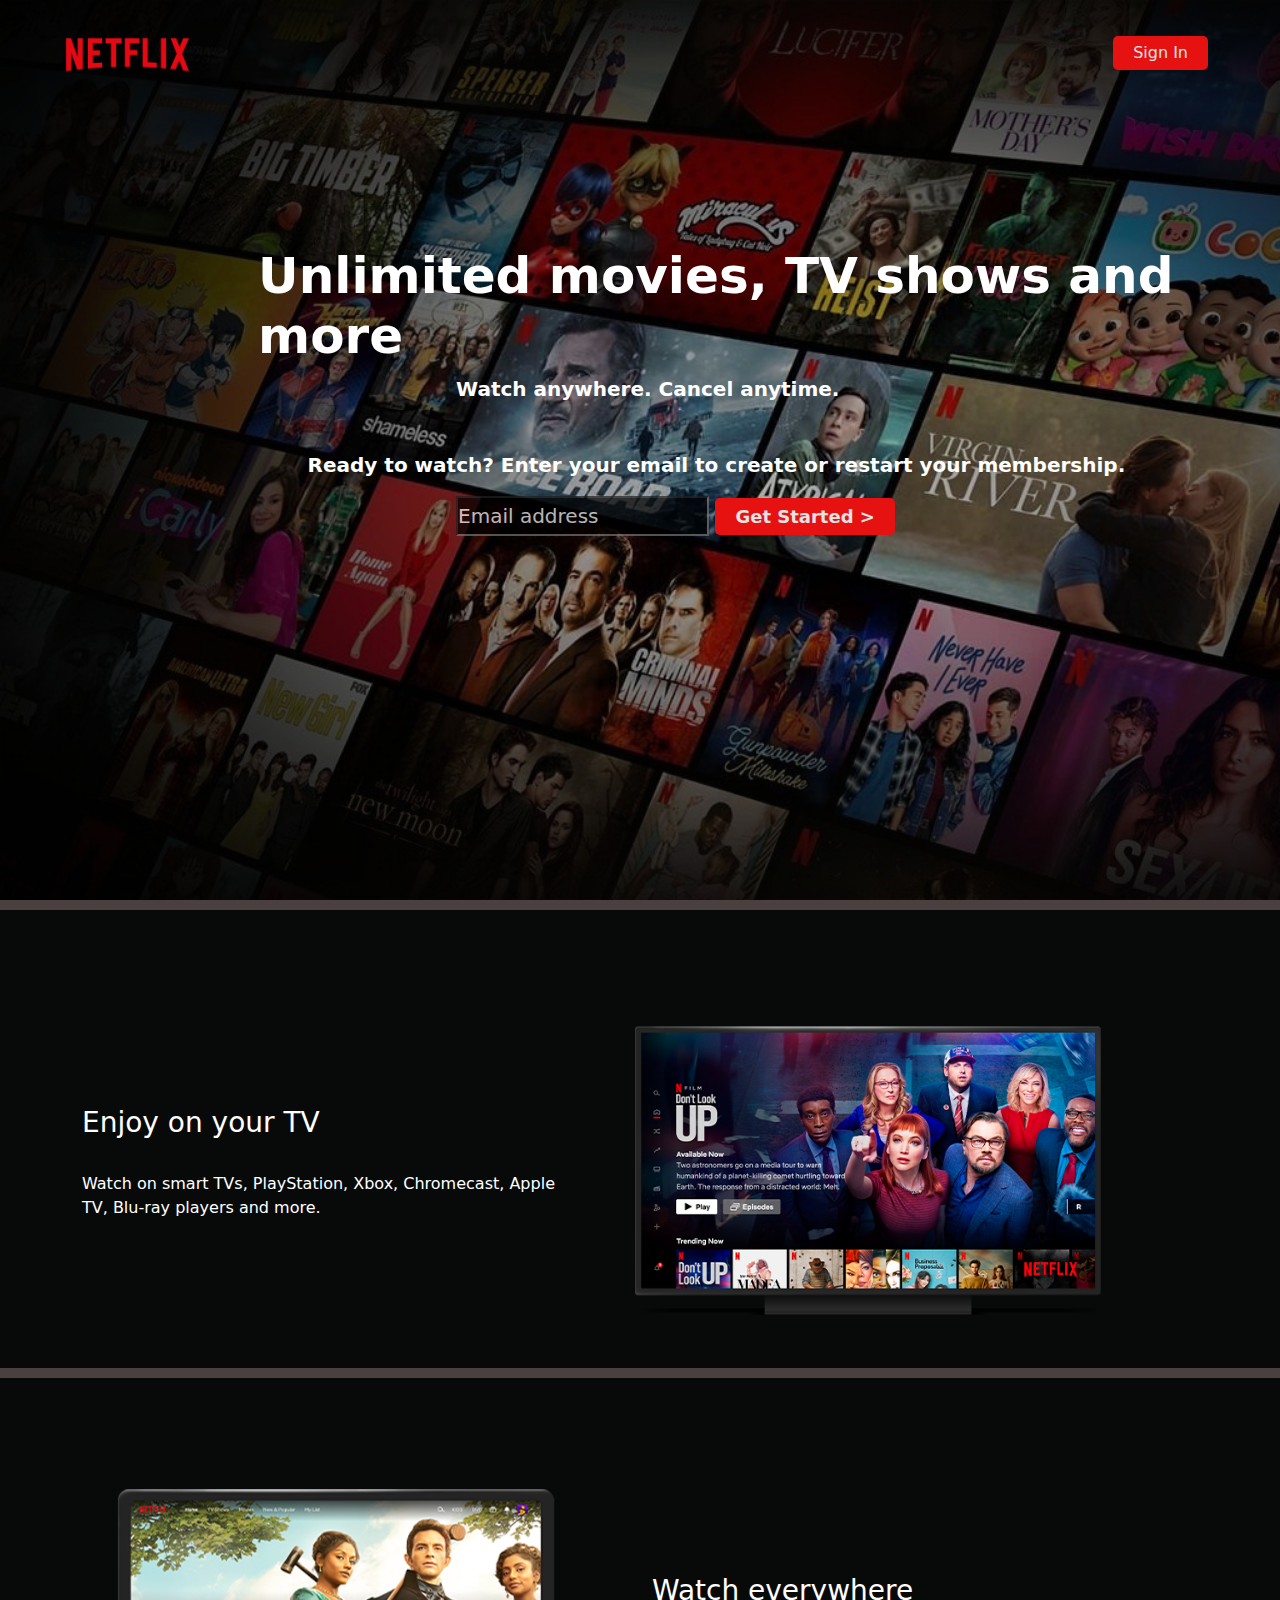
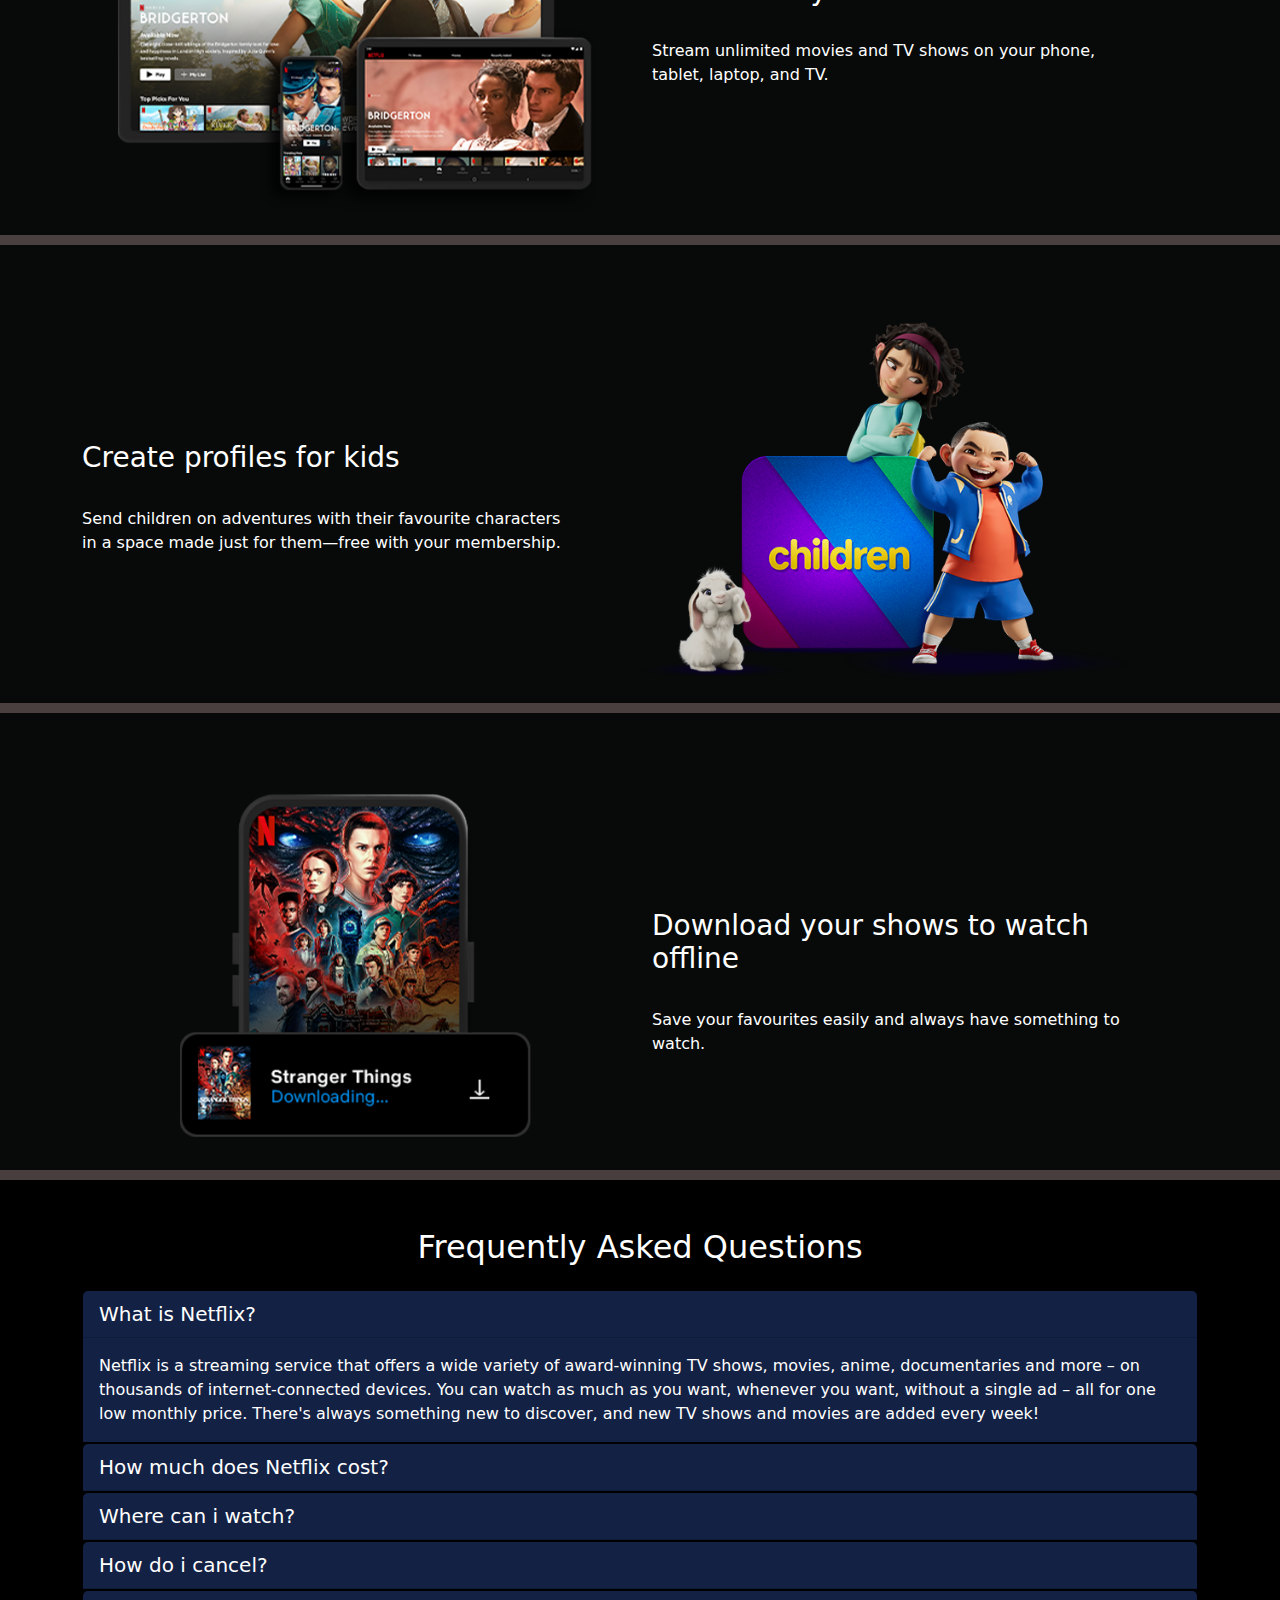
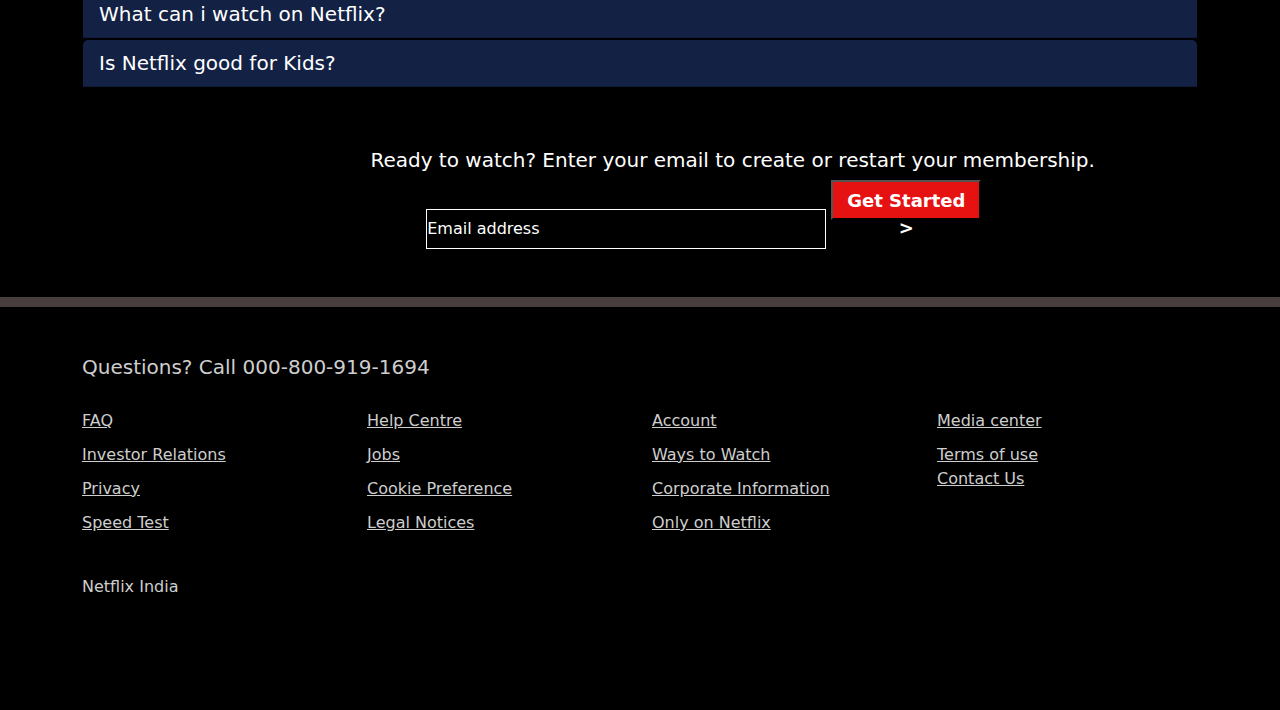
<file: index.html>
<!DOCTYPE html>
<html lang="en">

<head>
  <meta charset="UTF-8">
  <meta http-equiv="X-UA-Compatible" content="IE=edge">
  <meta name="viewport" content="width=device-width, initial-scale=1.0">
  <title>netflix</title>
  <link href="https://cdn.jsdelivr.net/npm/bootstrap@5.2.3/dist/css/bootstrap.min.css" rel="stylesheet">
  <script src="https://cdn.jsdelivr.net/npm/bootstrap@5.2.3/dist/js/bootstrap.bundle.min.js"></script>
  <link rel="stylesheet" href="./css/style.css">
</head>

<body>
  <!-- navbar section -->
  <div class="container-fluid page1">
    <nav>
      <div class="navbar">
        <div class="logo">
          <img src="./img/580b57fcd9996e24bc43c529.png" alt="">
        </div>
        <button class="sign-in-button"onclick="window.location.href='html/signin.html'">Sign In</button>
      </div>
    </nav>
    <!-- headings on first page -->
    <div id="firstpage">
      <h1 id="heading">Unlimited movies, TV shows and more</h1>
      <p class="para">Watch anywhere. Cancel anytime.</p>
      <br>
      <p class="para2">Ready to watch? Enter your email to create or restart your membership.</p>
      <div class="login">
        <input type="email" placeholder="Email address" id="email1">
        <button id="Get-Started">Get Started ></button>
      </div>
    </div>
  </div>
  <!-- features section -->
  <div class=" container-fluid secondPage" id="features-section">
    <div class="container mt-5">
      <div class="row">
        <div class="col-md-6 col-sm-12 " id="Enjoy-tv">
          <h3>Enjoy on your TV</h3>
          <br>
          <p>Watch on smart TVs, PlayStation, Xbox, Chromecast, Apple TV, Blu-ray players and more.</p>
        </div>
        <div class="col-md-6 col-sm-12">
          <img src="./img/en.png" alt="" width="100%">
        </div>
      </div>
    </div>

  </div>

  <div class=" container-fluid secondPage" id="features-section">
    <div class="container mt-5">
      <div class="row">
        <div class="col-md-6 col-sm-12">
          <img src="./img/en (1).png" alt="" width="100%">
        </div>
        <div class="col-md-6 col-sm-12 " id="Enjoy-tv">
          <h3>Watch everywhere</h3>
          <br>
          <p>Stream unlimited movies and TV shows on your phone, tablet, laptop, and TV.</p>
        </div>
      </div>
    </div>

  </div>

  <div class=" container-fluid secondPage" id="features-section">
    <div class="container mt-5">
      <div class="row">
        <div class="col-md-6 col-sm-12 " id="Enjoy-tv">
          <h3>Create profiles for kids</h3>
          <br>
          <p>Send children on adventures with their favourite characters in a space made just for them—free with your
            membership.</p>
        </div>
        <div class="col-md-6 col-sm-12">
          <img src="./img/en(2).png" alt="" width="100%">
        </div>
      </div>
    </div>

  </div>

  <div class=" container-fluid secondPage" id="features-section">
    <div class="container mt-5">
      <div class="row">
        <div class="col-md-6 col-sm-12">
          <img src="./img/en (3).png" alt="" width="100%">
        </div>
        <div class="col-md-6 col-sm-12 " id="Enjoy-tv">
          <h3>Download your shows to watch offline</h3>
          <br>
          <p>Save your favourites easily and always have something to watch.</p>
        </div>
      </div>
    </div>
  </div>

  <!-- accordion -->

  <div class="accordion container-fluid" id="features-section">
    <h2 class="container text-center mt-5" id="">Frequently Asked Questions</h2>
    <div class="card container mt-4">
      <div class="card-header" data-bs-toggle="collapse" href="#collapseOne">
        What is Netflix?
      </div>
      <div id="collapseOne" class="collapse show" data-bs-parent="#accordion">
        <div class="card-body">
          Netflix is a streaming service that offers a wide variety of award-winning TV shows, movies, anime,
          documentaries and more – on thousands of internet-connected devices.

          You can watch as much as you want, whenever you want, without a single ad – all for one low monthly price.
          There's always something new to discover, and new TV shows and movies are added every week!
        </div>
      </div>
    </div>

    <div class="card container">
      <div class="card-header" data-bs-toggle="collapse" href="#collapseTwo">
        How much does Netflix cost?
      </div>
      <div id="collapseTwo" class="collapse" data-bs-parent="#accordion">
        <div class="card-body">
          Watch Netflix on your smartphone, tablet, Smart TV, laptop, or streaming device, all for one fixed monthly
          fee. Plans range from ₹ 149 to ₹ 649 a month. No extra costs, no contracts.
        </div>
      </div>
    </div>

    <div class="card container">
      <div class="card-header" data-bs-toggle="collapse" href="#collapseThree">
        Where can i watch?
      </div>
      <div id="collapseThree" class="collapse" data-bs-parent="#accordion">
        <div class="card-body">
          Watch anywhere, anytime. Sign in with your Netflix account to watch instantly on the web at netflix.com from
          your personal computer or on any internet-connected device that offers the Netflix app, including smart TVs,
          smartphones, tablets, streaming media players and game consoles.

          You can also download your favourite shows with the iOS, Android, or Windows 10 app. Use downloads to watch
          while you're on the go and without an internet connection. Take Netflix with you anywhere.
        </div>
      </div>
    </div>

    <div class="card container">
      <div class="card-header" data-bs-toggle="collapse" href="#collapseFour">
        How do i cancel?

      </div>
      <div id="collapseFour" class="collapse" data-bs-parent="#accordion">
        <div class="card-body">
          Netflix is flexible. There are no annoying contracts and no commitments. You can easily cancel your account
          online in two clicks. There are no cancellation fees – start or stop your account anytime.
        </div>
      </div>
    </div>

    <div class="card container">
      <div class="card-header" data-bs-toggle="collapse" href="#collapseFive">
        What can i watch on Netflix?

      </div>
      <div id="collapseFive" class="collapse" data-bs-parent="#accordion">
        <div class="card-body">
          Netflix has an extensive library of feature films, documentaries, TV shows, anime, award-winning Netflix
          originals, and more. Watch as much as you want, anytime you want.
        </div>
      </div>
    </div>

    <div class="card container">
      <div class="card-header" data-bs-toggle="collapse" href="#collapseSix">
        Is Netflix good for Kids?
      </div>

    <div id="collapseSix" class="collapse" data-bs-parent="#accordion">
      <div class="card-body">
        The Netflix Kids experience is included in your membership to give parents control while kids enjoy
        family-friendly TV shows and films in their own space.

        Kids profiles come with PIN-protected parental controls that let you restrict the maturity rating of content
        kids can watch and block specific titles you don’t want kids to see.
      </div>
    </div>
  </div>

  </div>
  <div class="membership container mt-5 mb-5">
    <h5>Ready to watch? Enter your email to create or restart your membership.</h5>
    <div>
      <input type="email" placeholder="Email address" id="email2">
      <button id="btn">Get Started ></button>
    </div>
  </div>
  </div>


  <!-- footer  -->

  <div class="footer" id="features-section">

    <div class="container">
      <section class="">
        <div class="row mt-5">


          <h5>Questions? Call 000-800-919-1694</h5>
          <div class="col-md-3 col-sm-12">


            <ul class="list-unstyled mb-0">
              <li>
                <a href="#!">FAQ</a>
              </li>
              <li>
                <a href="#!">Investor Relations</a>
              </li>
              <li>
                <a href="#!">Privacy</a>
              </li>
              <li>
                <a href="#!">Speed Test</a>
              </li>
            </ul>
          </div>
          <div class="col-md-3 col-sm-12 ">

            <ul class="list-unstyled mb-0 ">
              <li>
                <a href="#!">Help Centre</a>
              </li>
              <li>
                <a href="#!"></a>
              </li>
              <li>
                <a href="#!">Jobs</a>
              </li>
              <li>
                <a href="#!">Cookie Preference</a>
              </li>
              <li>
                <a href="#!">Legal Notices</a>
              </li>
            </ul>
          </div>
          <div class="col-md-3 col-sm-12 ">
            <ul class="list-unstyled mb-0">
              <li>
                <a href="#!">Account</a>
              </li>
              <li>
                <a href="#!">Ways to Watch</a>
              </li>
              <li>
                <a href="#!"></a>
              </li>
              <li>
                <a href="#!">Corporate Information</a>
              </li>
              <li>
                <a href="#!">Only on Netflix</a>
              </li>
            </ul>
          </div>
          <div class="col-md-3 col-sm-12 ">
            <ul class="list-unstyled mb-0">
              <li>
                <a href="#!">Media center</a>
              </li>
              <li>
                <a href="#!">Terms of use</a>
              </li>

              <a href="#!">Contact Us</a>
              </li>
            </ul>
          </div>

        </div>
      </section>
      <div class="netflix-footer">
        Netflix India
      </div>
    </div>

  </div>

</body>
<script src="https://ajax.googleapis.com/ajax/libs/jquery/3.6.0/jquery.min.js"></script>
<script src="./js/index.js"></script>
</html>
</file>
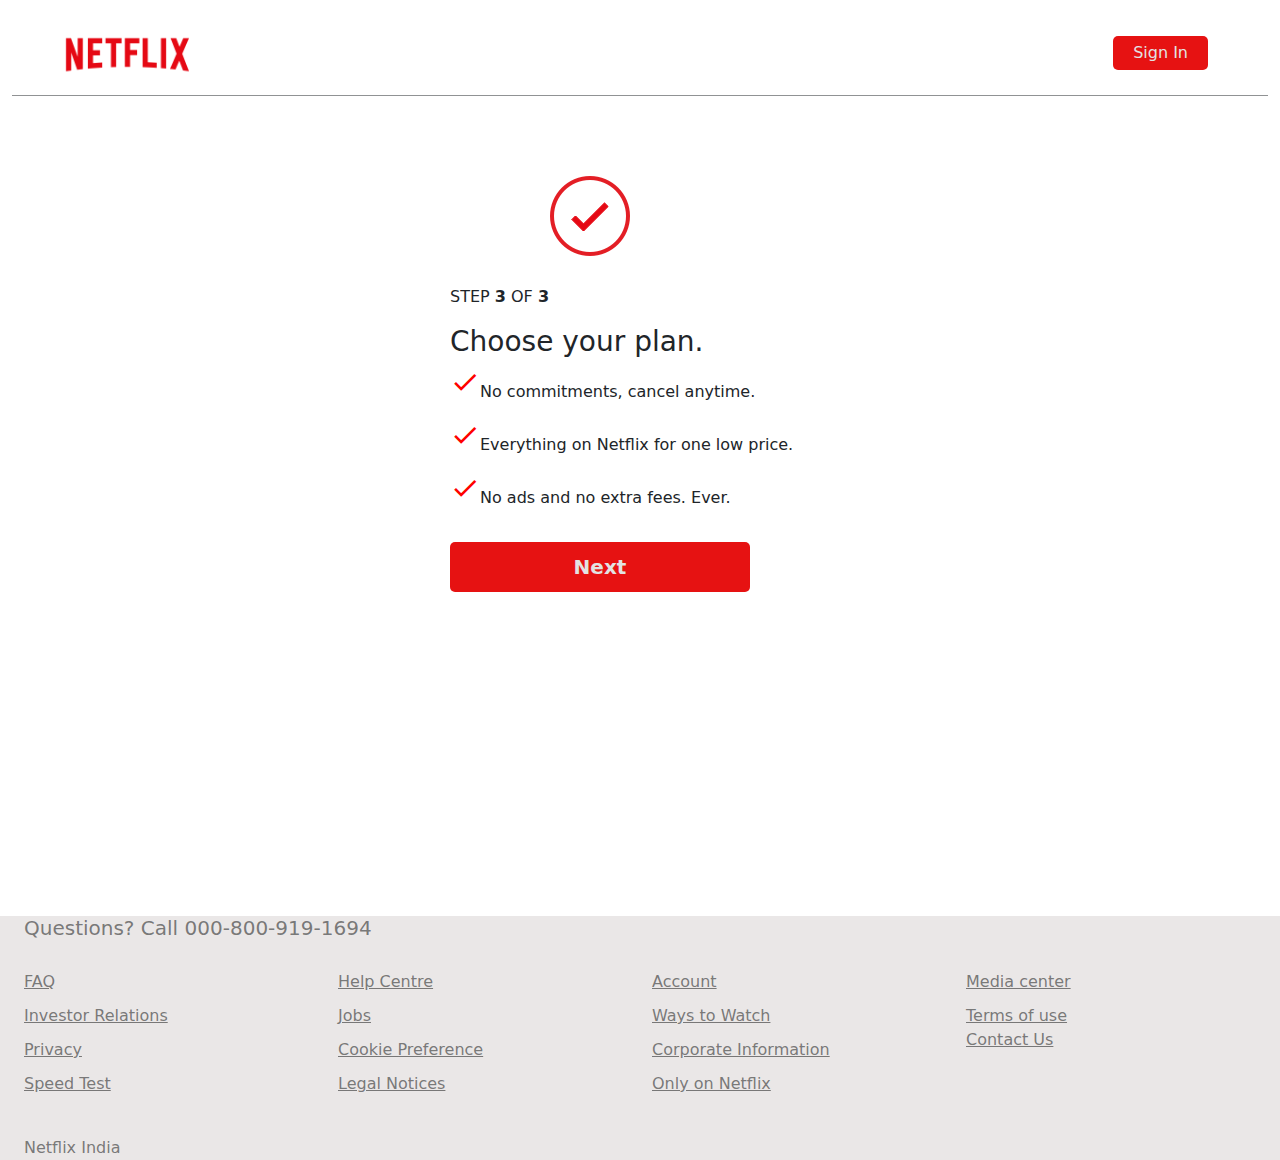
<file: html/choosePlan.html>
<!DOCTYPE html>
<html lang="en">

<head>
    <meta charset="UTF-8">
    <meta http-equiv="X-UA-Compatible" content="IE=edge">
    <meta name="viewport" content="width=device-width, initial-scale=1.0">
    <title>finish setup</title>
    <link href="https://cdn.jsdelivr.net/npm/bootstrap@5.2.3/dist/css/bootstrap.min.css" rel="stylesheet">
    <script src="https://cdn.jsdelivr.net/npm/bootstrap@5.2.3/dist/js/bootstrap.bundle.min.js"></script>
    <link rel="stylesheet" href="../css/choosePlan.css">
    <link href="https://fonts.googleapis.com/icon?family=Material+Icons" rel="stylesheet">

</head>

<body>
    <!-- navbar section -->
    <div class="container-fluid page1">
        <nav>
            <div class="navbar">
                <div class="logo">
                    <img src="../img/580b57fcd9996e24bc43c529.png" alt="">
                </div>
                <button class="sign-in-button"onclick="window.location.href='html/signin.html'">Sign In</button>
            </div>
        </nav>
        <hr>

        <!-- finish setup  -->
        <div class="container">
        <img src="../img/Checkmark.png" alt="" id="checkMark">
            <p class="mt-4">STEP <b>3</b> OF <b>3</b></p>
            <h3 class="detail">Choose your plan.</h3>
            <p class="detail"><i class="material-icons" style="font-size:30px;color:red">check</i>No commitments, cancel anytime.</p>
            <p class="detail"><i class="material-icons" style="font-size:30px;color:red">check</i>Everything on Netflix for one low price.</p>
            <p class="detail"><i class="material-icons" style="font-size:30px;color:red">check</i>No ads and no extra fees. Ever.</p>
            <button class="sign-in-button next mt-3">Next</button>
        </div>
    </div>



    <!-- footer  -->



    <div class="container-fluid footer">

        <div class="container-fluid">
            <section class="">
                <div class="row mt-3">


                    <h5>Questions? Call 000-800-919-1694</h5>
                    <div class="col-md-3 col-sm-12">


                        <ul class="list-unstyled mb-0">
                            <li>
                                <a href="#!">FAQ</a>
                            </li>
                            <li>
                                <a href="#!">Investor Relations</a>
                            </li>
                            <li>
                                <a href="#!">Privacy</a>
                            </li>
                            <li>
                                <a href="#!">Speed Test</a>
                            </li>
                        </ul>
                    </div>
                    <div class="col-md-3 col-sm-12 ">

                        <ul class="list-unstyled mb-0 ">
                            <li>
                                <a href="#!">Help Centre</a>
                            </li>
                            <li>
                                <a href="#!"></a>
                            </li>
                            <li>
                                <a href="#!">Jobs</a>
                            </li>
                            <li>
                                <a href="#!">Cookie Preference</a>
                            </li>
                            <li>
                                <a href="#!">Legal Notices</a>
                            </li>
                        </ul>
                    </div>
                    <div class="col-md-3 col-sm-12 ">
                        <ul class="list-unstyled mb-0">
                            <li>
                                <a href="#!">Account</a>
                            </li>
                            <li>
                                <a href="#!">Ways to Watch</a>
                            </li>
                            <li>
                                <a href="#!"></a>
                            </li>
                            <li>
                                <a href="#!">Corporate Information</a>
                            </li>
                            <li>
                                <a href="#!">Only on Netflix</a>
                            </li>
                        </ul>
                    </div>
                    <div class="col-md-3 col-sm-12 ">
                        <ul class="list-unstyled mb-0">
                            <li>
                                <a href="#!">Media center</a>
                            </li>
                            <li>
                                <a href="#!">Terms of use</a>
                            </li>

                            <a href="#!">Contact Us</a>
                            </li>
                        </ul>
                    </div>

                </div>
            </section>
            <div class="netflix-footer">
                Netflix India
            </div>
        </div>

    </div>

</body>
<script src="https://ajax.googleapis.com/ajax/libs/jquery/3.6.0/jquery.min.js"></script>
<script src="../js/choosePlan.js"></script>
</html>
</file>
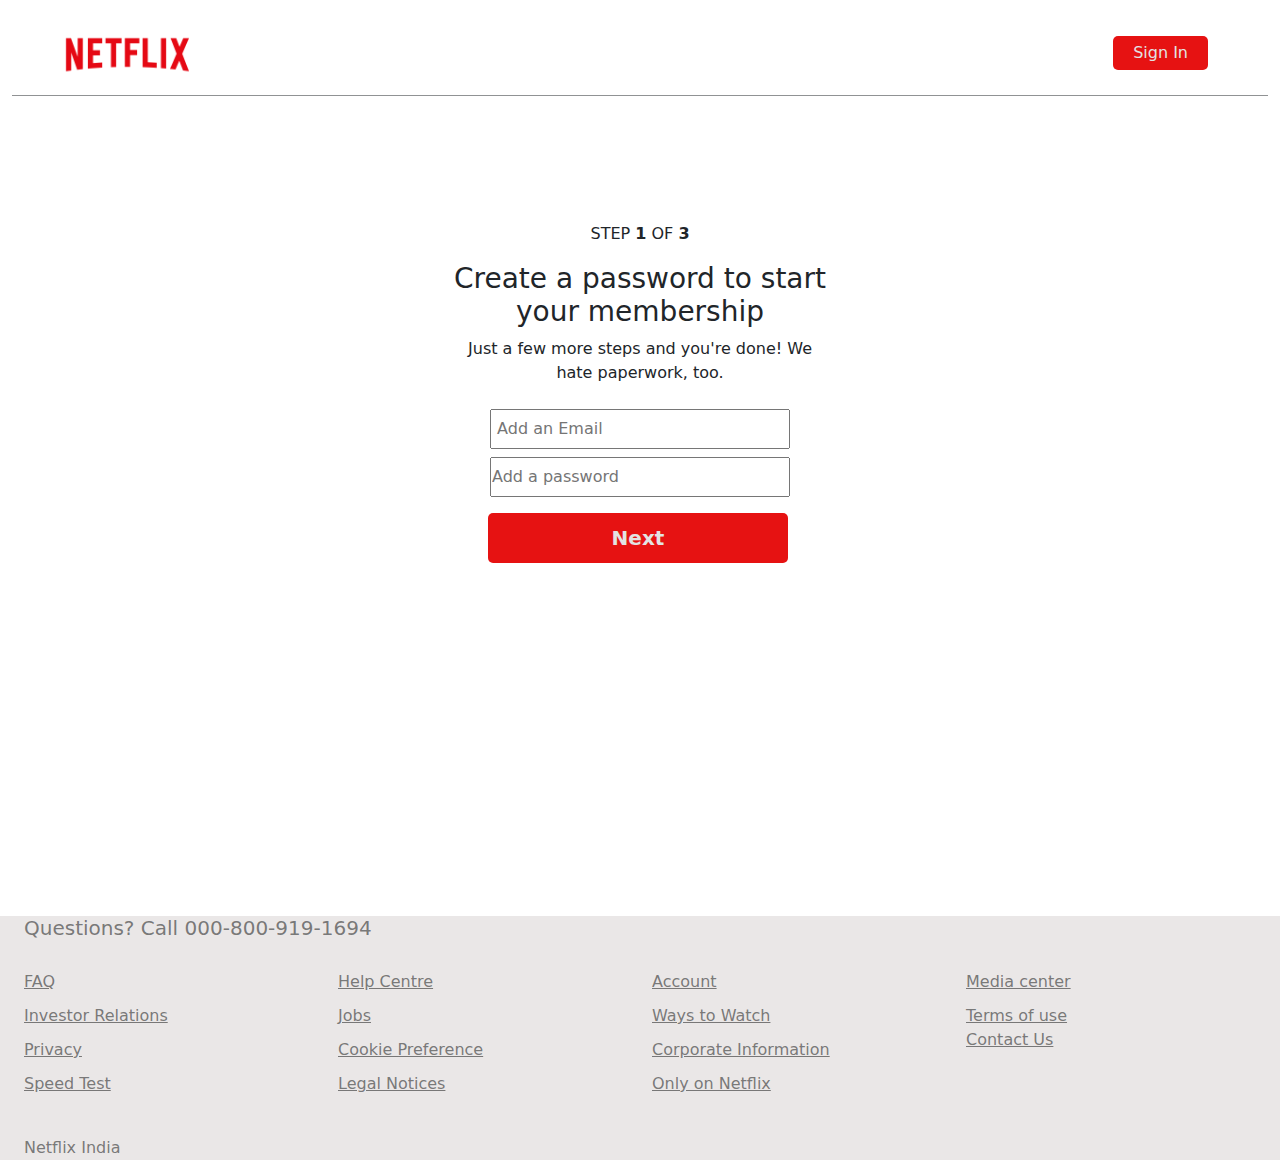
<file: html/CreatePass.html>
<!DOCTYPE html>
<html lang="en">
<head>
    <meta charset="UTF-8">
    <meta http-equiv="X-UA-Compatible" content="IE=edge">
    <meta name="viewport" content="width=device-width, initial-scale=1.0">
    <title>finish setup</title>
    <link href="https://cdn.jsdelivr.net/npm/bootstrap@5.2.3/dist/css/bootstrap.min.css" rel="stylesheet">
  <script src="https://cdn.jsdelivr.net/npm/bootstrap@5.2.3/dist/js/bootstrap.bundle.min.js"></script>
    <link rel="stylesheet" href="../css/CreatePass.css">
</head>
<body>
      <!-- navbar section -->
  <div class="container-fluid page1">
    <nav>
      <div class="navbar">
        <div class="logo">
          <img src="../img/580b57fcd9996e24bc43c529.png" alt="">
        </div>
        <button class="sign-in-button"onclick="window.location.href='html/signin.html'">Sign In</button>
      </div>
    </nav>
    <hr>

    <!-- finish setup  -->
    <div class="container text-center">
        <p class="mt-4">STEP <b>1</b> OF <b>3</b></p>
        <h3 class="detail">Create a password to start your membership</h3>
        <p class="detail">Just a few more steps and you're done!
            We hate paperwork, too.</p>
            <input class="inputs mt-2" type="email" placeholder=" Add an Email" id="email"/>
            <input  class="inputs mt-2" type="password" id="pass" placeholder="Add a password"/>
        <button class="sign-in-button next mt-3">Next</button>
    </div>
    </div>



    <!-- footer  -->

    

  <div class="container-fluid footer">

    <div class="container-fluid">
      <section class="">
        <div class="row mt-3">


          <h5>Questions? Call 000-800-919-1694</h5>
          <div class="col-md-3 col-sm-12">


            <ul class="list-unstyled mb-0">
              <li>
                <a href="#!">FAQ</a>
              </li>
              <li>
                <a href="#!">Investor Relations</a>
              </li>
              <li>
                <a href="#!">Privacy</a>
              </li>
              <li>
                <a href="#!">Speed Test</a>
              </li>
            </ul>
          </div>
          <div class="col-md-3 col-sm-12 ">

            <ul class="list-unstyled mb-0 ">
              <li>
                <a href="#!">Help Centre</a>
              </li>
              <li>
                <a href="#!"></a>
              </li>
              <li>
                <a href="#!">Jobs</a>
              </li>
              <li>
                <a href="#!">Cookie Preference</a>
              </li>
              <li>
                <a href="#!">Legal Notices</a>
              </li>
            </ul>
          </div>
          <div class="col-md-3 col-sm-12 ">
            <ul class="list-unstyled mb-0">
              <li>
                <a href="#!">Account</a>
              </li>
              <li>
                <a href="#!">Ways to Watch</a>
              </li>
              <li>
                <a href="#!"></a>
              </li>
              <li>
                <a href="#!">Corporate Information</a>
              </li>
              <li>
                <a href="#!">Only on Netflix</a>
              </li>
            </ul>
          </div>
          <div class="col-md-3 col-sm-12 ">
            <ul class="list-unstyled mb-0">
              <li>
                <a href="#!">Media center</a>
              </li>
              <li>
                <a href="#!">Terms of use</a>
              </li>

              <a href="#!">Contact Us</a>
              </li>
            </ul>
          </div>

        </div>
      </section>
      <div class="netflix-footer">
        Netflix India
      </div>
    </div> 

  </div>

</body>

<script src="https://ajax.googleapis.com/ajax/libs/jquery/3.6.0/jquery.min.js"></script>
<script src="../js/CreatePass.js"></script>
</html>
</file>
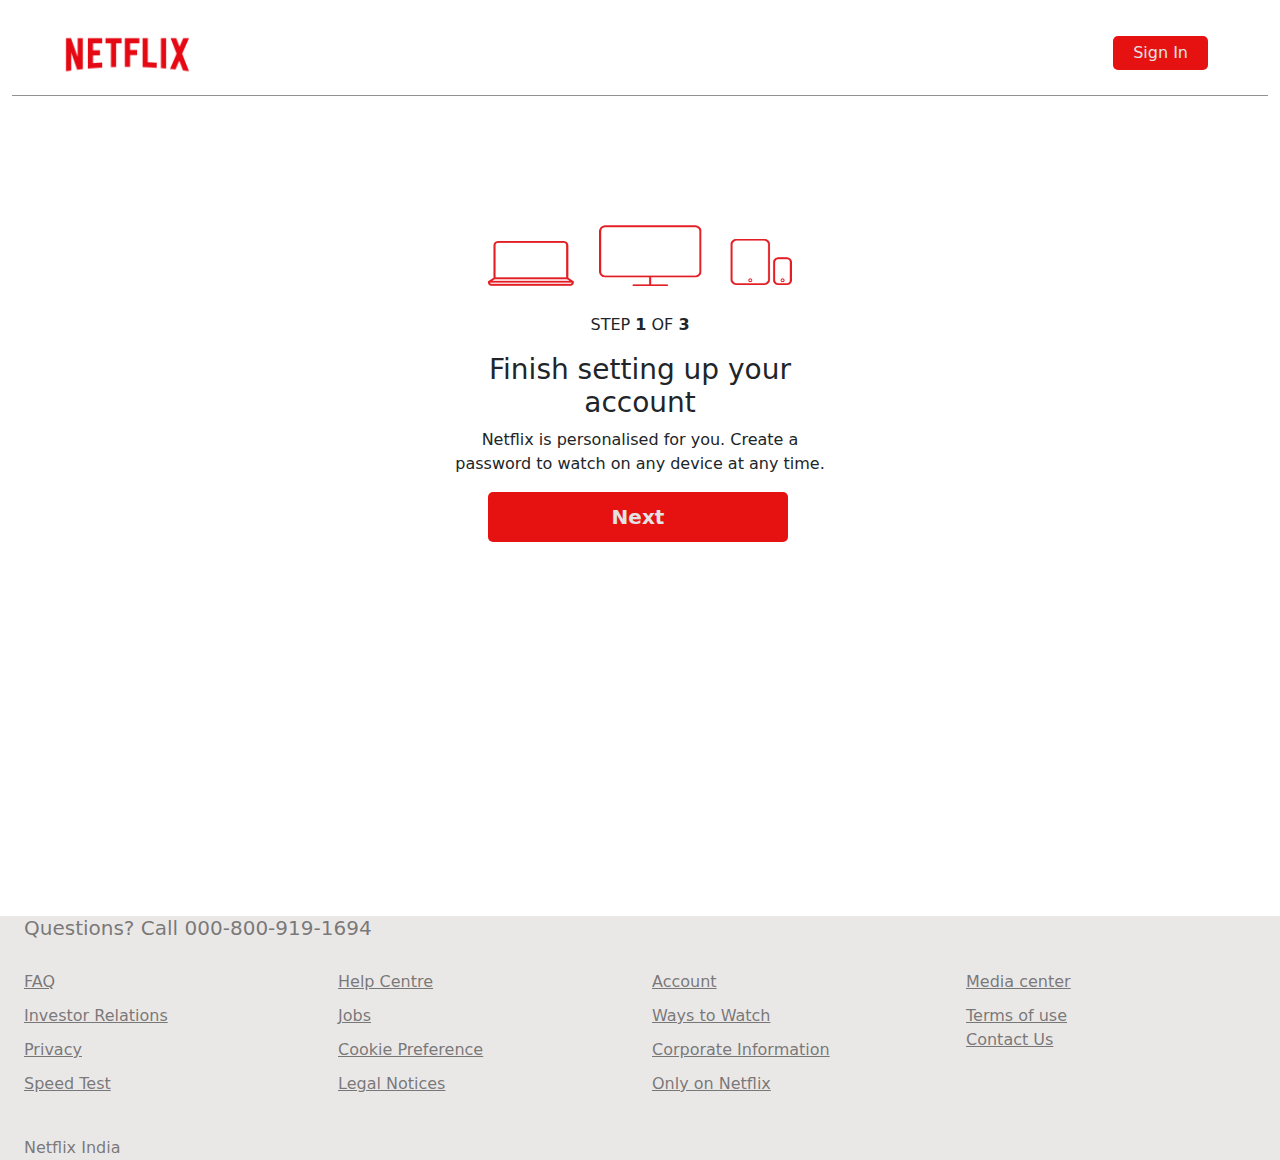
<file: html/FinishSetup.html>
<!DOCTYPE html>
<html lang="en">
<head>
    <meta charset="UTF-8">
    <meta http-equiv="X-UA-Compatible" content="IE=edge">
    <meta name="viewport" content="width=device-width, initial-scale=1.0">
    <title>finish setup</title>
    <link href="https://cdn.jsdelivr.net/npm/bootstrap@5.2.3/dist/css/bootstrap.min.css" rel="stylesheet">
  <script src="https://cdn.jsdelivr.net/npm/bootstrap@5.2.3/dist/js/bootstrap.bundle.min.js"></script>
    <link rel="stylesheet" href="../css/FinishSetup.css">
</head>
<body>
      <!-- navbar section -->
  <div class="container-fluid page1">
    <nav>
      <div class="navbar">
        <div class="logo">
          <img src="../img/580b57fcd9996e24bc43c529.png" alt="">
        </div>
        <button class="sign-in-button"onclick="window.location.href='html/signin.html'">Sign In</button>
      </div>
    </nav>
    <hr>

    <!-- finish setup  -->
    <div class="container text-center">
        <div class="img1 mt-5">
            <img src="../img/finish setup.png" alt="">
        </div>
        <p class="mt-4">STEP <b>1</b> OF <b>3</b></p>
        <h3 class="detail">Finish setting up your account</h3>
        <p class="detail">Netflix is personalised for you. Create a password to watch on any device at any time.</p>
        <button class="sign-in-button next">Next</button>
    </div>


  </div>
    <!-- footer  -->

    <!-- footer  -->
  <div class="container-fluid footer">

    <div class="container-fluid">
      <section class="">
        <div class="row mt-3">


          <h5>Questions? Call 000-800-919-1694</h5>
          <div class="col-md-3 col-sm-12">


            <ul class="list-unstyled mb-0">
              <li>
                <a href="#!">FAQ</a>
              </li>
              <li>
                <a href="#!">Investor Relations</a>
              </li>
              <li>
                <a href="#!">Privacy</a>
              </li>
              <li>
                <a href="#!">Speed Test</a>
              </li>
            </ul>
          </div>
          <div class="col-md-3 col-sm-12 ">

            <ul class="list-unstyled mb-0 ">
              <li>
                <a href="#!">Help Centre</a>
              </li>
              <li>
                <a href="#!"></a>
              </li>
              <li>
                <a href="#!">Jobs</a>
              </li>
              <li>
                <a href="#!">Cookie Preference</a>
              </li>
              <li>
                <a href="#!">Legal Notices</a>
              </li>
            </ul>
          </div>
          <div class="col-md-3 col-sm-12 ">
            <ul class="list-unstyled mb-0">
              <li>
                <a href="#!">Account</a>
              </li>
              <li>
                <a href="#!">Ways to Watch</a>
              </li>
              <li>
                <a href="#!"></a>
              </li>
              <li>
                <a href="#!">Corporate Information</a>
              </li>
              <li>
                <a href="#!">Only on Netflix</a>
              </li>
            </ul>
          </div>
          <div class="col-md-3 col-sm-12 ">
            <ul class="list-unstyled mb-0">
              <li>
                <a href="#!">Media center</a>
              </li>
              <li>
                <a href="#!">Terms of use</a>
              </li>

              <a href="#!">Contact Us</a>
              </li>
            </ul>
          </div>

        </div>
      </section>
      <div class="netflix-footer">
        Netflix India
      </div>
    </div> 

  </div>

</body>
<script src="https://ajax.googleapis.com/ajax/libs/jquery/3.6.0/jquery.min.js"></script>
<script src="../js/FinishSetup.js"></script>
</html>
</file>
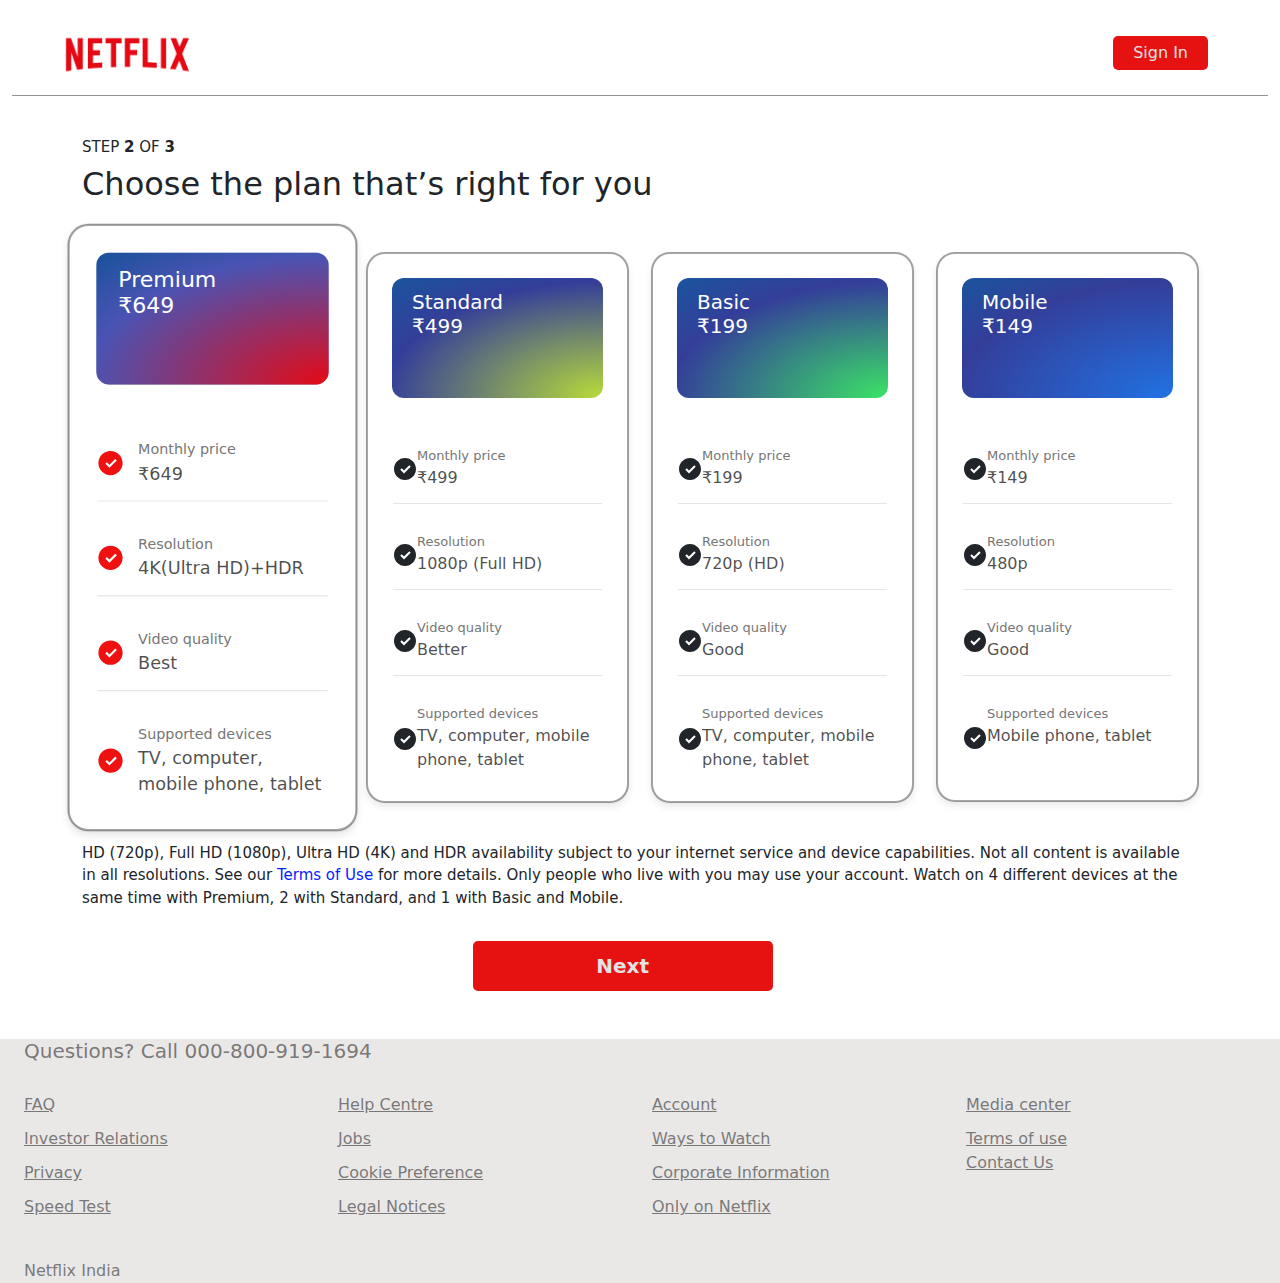
<file: html/payment.html>
<!DOCTYPE html>
<html lang="en">

<head>
  <meta charset="UTF-8">
  <meta http-equiv="X-UA-Compatible" content="IE=edge">
  <meta name="viewport" content="width=device-width, initial-scale=1.0">
  <title>netflix</title>
  <link href="https://cdn.jsdelivr.net/npm/bootstrap@5.2.3/dist/css/bootstrap.min.css" rel="stylesheet">
  <script src="https://cdn.jsdelivr.net/npm/bootstrap@5.2.3/dist/js/bootstrap.bundle.min.js"></script>
  <link rel="stylesheet" href="../css/payment.css">
</head>

<body>
  <!-- navbar section -->
  <div class="container-fluid page1">
    <nav>
      <div class="navbar">
        <div class="logo">
          <img src="../img/580b57fcd9996e24bc43c529.png" alt="">
        </div>
        <button class="sign-in-button"onclick="window.location.href='html/signin.html'">Sign In</button>
      </div>
      <hr>
    </nav>
<div class="container-fluid p4-content">
    <div class="container page4">
      <p>STEP <b>2</b> OF <b>3</b></p>
      <h1>Choose the plan that’s right for you</h1>
      <div class="row">
        <div class="col-sm-12 col-md-3 main-card card1" >
            <div class="card card1">  
                <div class="card-body">
                  <h5 class="card-title t1">Premium <br>₹649</h5>
                </div>
                <div class="div-ul">
                    <ul class="card-ul">
                        <li class="card-li">
                            <div class="tick always-tick"><svg width="24" height="24" viewBox="0 0 24 24" fill="none" xmlns="http://www.w3.org/2000/svg" class="Hawkins-Icon Hawkins-Icon-Standard" data-name="SuccessFill"><path fill-rule="evenodd" clip-rule="evenodd" d="M12 23C18.0751 23 23 18.0751 23 12C23 5.92487 18.0751 1 12 1C5.92487 1 1 5.92487 1 12C1 18.0751 5.92487 23 12 23ZM11.7071 15.7071L17.7071 9.70711L16.2929 8.29289L11 13.5858L8.70711 11.2929L7.29289 12.7071L10.2929 15.7071L11 16.4142L11.7071 15.7071Z" fill="currentColor"></path></svg></div>
                            <div class="tick-content">
                                <div class="text">Monthly price</div>
                                <div class="alt">₹649</div>
                            </div>
                        </li>
                    </ul>
                </div>
                <div class="div-ul">
                    <ul class="card-ul">
                        <li class="card-li">
                            <div class="tick always-tick"><svg width="24" height="24" viewBox="0 0 24 24" fill="none" xmlns="http://www.w3.org/2000/svg" class="Hawkins-Icon Hawkins-Icon-Standard" data-name="SuccessFill"><path fill-rule="evenodd" clip-rule="evenodd" d="M12 23C18.0751 23 23 18.0751 23 12C23 5.92487 18.0751 1 12 1C5.92487 1 1 5.92487 1 12C1 18.0751 5.92487 23 12 23ZM11.7071 15.7071L17.7071 9.70711L16.2929 8.29289L11 13.5858L8.70711 11.2929L7.29289 12.7071L10.2929 15.7071L11 16.4142L11.7071 15.7071Z" fill="currentColor"></path></svg></div>
                            <div class="tick-content">
                                <div class="text">Resolution</div>
                                <div class="alt">4K(Ultra HD)+HDR</div>
                            </div>
                        </li>
                    </ul>
                </div>
                <div class="div-ul">
                    <ul class="card-ul">
                        <li class="card-li">
                            <div class="tick always-tick"><svg width="24" height="24" viewBox="0 0 24 24" fill="none" xmlns="http://www.w3.org/2000/svg" class="Hawkins-Icon Hawkins-Icon-Standard" data-name="SuccessFill"><path fill-rule="evenodd" clip-rule="evenodd" d="M12 23C18.0751 23 23 18.0751 23 12C23 5.92487 18.0751 1 12 1C5.92487 1 1 5.92487 1 12C1 18.0751 5.92487 23 12 23ZM11.7071 15.7071L17.7071 9.70711L16.2929 8.29289L11 13.5858L8.70711 11.2929L7.29289 12.7071L10.2929 15.7071L11 16.4142L11.7071 15.7071Z" fill="currentColor"></path></svg></div>
                            <div class="tick-content">
                                <div class="text">Video quality</div>
                                <div class="alt">Best</div>
                            </div>
                        </li>
                    </ul>
                </div>
                <div class="div-ul">
                    <ul class="card-ul">
                        <li class="card-li li-last">
                            <div class="tick always-tick"><svg width="24" height="24" viewBox="0 0 24 24" fill="none" xmlns="http://www.w3.org/2000/svg" class="Hawkins-Icon Hawkins-Icon-Standard" data-name="SuccessFill"><path fill-rule="evenodd" clip-rule="evenodd" d="M12 23C18.0751 23 23 18.0751 23 12C23 5.92487 18.0751 1 12 1C5.92487 1 1 5.92487 1 12C1 18.0751 5.92487 23 12 23ZM11.7071 15.7071L17.7071 9.70711L16.2929 8.29289L11 13.5858L8.70711 11.2929L7.29289 12.7071L10.2929 15.7071L11 16.4142L11.7071 15.7071Z" fill="currentColor"></path></svg></div>
                            <div class="tick-content">
                                <div class="text">Supported devices</div>
                                <div class="alt">TV, computer, mobile phone, tablet</div>
                            </div>
                        </li>
                    </ul>
                </div>
              </div>
        </div>
        <div class="col-sm-12 col-md-3 main-card card2">
            <div class="card">  
                <div class="card-body">
                  <h5 class="card-title t2">Standard <br>₹499</h5>
                </div>
                <div class="div-ul">
                    <ul class="card-ul">
                        <li class="card-li">
                            <div class="tick2"><svg width="24" height="24" viewBox="0 0 24 24" fill="none" xmlns="http://www.w3.org/2000/svg" class="Hawkins-Icon Hawkins-Icon-Standard" data-name="SuccessFill"><path fill-rule="evenodd" clip-rule="evenodd" d="M12 23C18.0751 23 23 18.0751 23 12C23 5.92487 18.0751 1 12 1C5.92487 1 1 5.92487 1 12C1 18.0751 5.92487 23 12 23ZM11.7071 15.7071L17.7071 9.70711L16.2929 8.29289L11 13.5858L8.70711 11.2929L7.29289 12.7071L10.2929 15.7071L11 16.4142L11.7071 15.7071Z" fill="currentColor"></path></svg></div>
                            <div class="tick-content">
                                <div class="text">Monthly price</div>
                                <div class="alt">₹499</div>
                            </div>
                        </li>
                    </ul>
                </div>
                <div class="div-ul">
                    <ul class="card-ul">
                        <li class="card-li">
                            <div class="tick2"><svg width="24" height="24" viewBox="0 0 24 24" fill="none" xmlns="http://www.w3.org/2000/svg" class="Hawkins-Icon Hawkins-Icon-Standard" data-name="SuccessFill"><path fill-rule="evenodd" clip-rule="evenodd" d="M12 23C18.0751 23 23 18.0751 23 12C23 5.92487 18.0751 1 12 1C5.92487 1 1 5.92487 1 12C1 18.0751 5.92487 23 12 23ZM11.7071 15.7071L17.7071 9.70711L16.2929 8.29289L11 13.5858L8.70711 11.2929L7.29289 12.7071L10.2929 15.7071L11 16.4142L11.7071 15.7071Z" fill="currentColor"></path></svg></div>
                            <div class="tick-content">
                                <div class="text">Resolution</div>
                                <div class="alt">1080p (Full HD)</div>
                            </div>
                        </li>
                    </ul>
                </div>
                <div class="div-ul">
                    <ul class="card-ul">
                        <li class="card-li">
                            <div class="tick2"><svg width="24" height="24" viewBox="0 0 24 24" fill="none" xmlns="http://www.w3.org/2000/svg" class="Hawkins-Icon Hawkins-Icon-Standard" data-name="SuccessFill"><path fill-rule="evenodd" clip-rule="evenodd" d="M12 23C18.0751 23 23 18.0751 23 12C23 5.92487 18.0751 1 12 1C5.92487 1 1 5.92487 1 12C1 18.0751 5.92487 23 12 23ZM11.7071 15.7071L17.7071 9.70711L16.2929 8.29289L11 13.5858L8.70711 11.2929L7.29289 12.7071L10.2929 15.7071L11 16.4142L11.7071 15.7071Z" fill="currentColor"></path></svg></div>
                            <div class="tick-content">
                                <div class="text">Video quality</div>
                                <div class="alt">Better</div>
                            </div>
                        </li>
                    </ul>
                </div>
                <div class="div-ul">
                    <ul class="card-ul">
                        <li class="card-li li-last">
                            <div class="tick2"><svg width="24" height="24" viewBox="0 0 24 24" fill="none" xmlns="http://www.w3.org/2000/svg" class="Hawkins-Icon Hawkins-Icon-Standard" data-name="SuccessFill"><path fill-rule="evenodd" clip-rule="evenodd" d="M12 23C18.0751 23 23 18.0751 23 12C23 5.92487 18.0751 1 12 1C5.92487 1 1 5.92487 1 12C1 18.0751 5.92487 23 12 23ZM11.7071 15.7071L17.7071 9.70711L16.2929 8.29289L11 13.5858L8.70711 11.2929L7.29289 12.7071L10.2929 15.7071L11 16.4142L11.7071 15.7071Z" fill="currentColor"></path></svg></div>
                            <div class="tick-content">
                                <div class="text">Supported devices</div>
                                <div class="alt">TV, computer, mobile phone, tablet</div>
                            </div>
                        </li>
                    </ul>
                </div>
              </div>
        </div>
        <div class="col-sm-12 col-md-3 main-card card3">
            <div class="card">  
                <div class="card-body">
                  <h5 class="card-title t3">Basic <br>₹199</h5>
                </div>
                <div class="div-ul">
                    <ul class="card-ul">
                        <li class="card-li">
                            <div class="tick3"><svg width="24" height="24" viewBox="0 0 24 24" fill="none" xmlns="http://www.w3.org/2000/svg" class="Hawkins-Icon Hawkins-Icon-Standard" data-name="SuccessFill"><path fill-rule="evenodd" clip-rule="evenodd" d="M12 23C18.0751 23 23 18.0751 23 12C23 5.92487 18.0751 1 12 1C5.92487 1 1 5.92487 1 12C1 18.0751 5.92487 23 12 23ZM11.7071 15.7071L17.7071 9.70711L16.2929 8.29289L11 13.5858L8.70711 11.2929L7.29289 12.7071L10.2929 15.7071L11 16.4142L11.7071 15.7071Z" fill="currentColor"></path></svg></div>
                            <div class="tick-content">
                                <div class="text">Monthly price</div>
                                <div class="alt">₹199</div>
                            </div>
                        </li>
                    </ul>
                </div>
                <div class="div-ul">
                    <ul class="card-ul">
                        <li class="card-li">
                            <div class="tick3"><svg width="24" height="24" viewBox="0 0 24 24" fill="none" xmlns="http://www.w3.org/2000/svg" class="Hawkins-Icon Hawkins-Icon-Standard" data-name="SuccessFill"><path fill-rule="evenodd" clip-rule="evenodd" d="M12 23C18.0751 23 23 18.0751 23 12C23 5.92487 18.0751 1 12 1C5.92487 1 1 5.92487 1 12C1 18.0751 5.92487 23 12 23ZM11.7071 15.7071L17.7071 9.70711L16.2929 8.29289L11 13.5858L8.70711 11.2929L7.29289 12.7071L10.2929 15.7071L11 16.4142L11.7071 15.7071Z" fill="currentColor"></path></svg></div>
                            <div class="tick-content">
                                <div class="text">Resolution</div>
                                <div class="alt">720p (HD)</div>
                            </div>
                        </li>
                    </ul>
                </div>
                <div class="div-ul">
                    <ul class="card-ul">
                        <li class="card-li">
                            <div class="tick3"><svg width="24" height="24" viewBox="0 0 24 24" fill="none" xmlns="http://www.w3.org/2000/svg" class="Hawkins-Icon Hawkins-Icon-Standard" data-name="SuccessFill"><path fill-rule="evenodd" clip-rule="evenodd" d="M12 23C18.0751 23 23 18.0751 23 12C23 5.92487 18.0751 1 12 1C5.92487 1 1 5.92487 1 12C1 18.0751 5.92487 23 12 23ZM11.7071 15.7071L17.7071 9.70711L16.2929 8.29289L11 13.5858L8.70711 11.2929L7.29289 12.7071L10.2929 15.7071L11 16.4142L11.7071 15.7071Z" fill="currentColor"></path></svg></div>
                            <div class="tick-content">
                                <div class="text">Video quality</div>
                                <div class="alt">Good</div>
                            </div>
                        </li>
                    </ul>
                </div>
                <div class="div-ul">
                    <ul class="card-ul">
                        <li class="card-li li-last">
                            <div class="tick3"><svg width="24" height="24" viewBox="0 0 24 24" fill="none" xmlns="http://www.w3.org/2000/svg" class="Hawkins-Icon Hawkins-Icon-Standard" data-name="SuccessFill"><path fill-rule="evenodd" clip-rule="evenodd" d="M12 23C18.0751 23 23 18.0751 23 12C23 5.92487 18.0751 1 12 1C5.92487 1 1 5.92487 1 12C1 18.0751 5.92487 23 12 23ZM11.7071 15.7071L17.7071 9.70711L16.2929 8.29289L11 13.5858L8.70711 11.2929L7.29289 12.7071L10.2929 15.7071L11 16.4142L11.7071 15.7071Z" fill="currentColor"></path></svg></div>
                            <div class="tick-content">
                                <div class="text">Supported devices</div>
                                <div class="alt">TV, computer, mobile phone, tablet</div>
                            </div>
                        </li>
                    </ul>
                </div>
              </div>
        </div>
        <div class="col-sm-12 col-md-3 main-card card4">
            <div class="card">  
                <div class="card-body">
                  <h5 class="card-title t4">Mobile <br>₹149</h5>
                </div>
                <div class="div-ul">
                    <ul class="card-ul">
                        <li class="card-li">
                            <div class="tick4"><svg width="24" height="24" viewBox="0 0 24 24" fill="none" xmlns="http://www.w3.org/2000/svg" class="Hawkins-Icon Hawkins-Icon-Standard" data-name="SuccessFill"><path fill-rule="evenodd" clip-rule="evenodd" d="M12 23C18.0751 23 23 18.0751 23 12C23 5.92487 18.0751 1 12 1C5.92487 1 1 5.92487 1 12C1 18.0751 5.92487 23 12 23ZM11.7071 15.7071L17.7071 9.70711L16.2929 8.29289L11 13.5858L8.70711 11.2929L7.29289 12.7071L10.2929 15.7071L11 16.4142L11.7071 15.7071Z" fill="currentColor"></path></svg></div>
                            <div class="tick-content">
                                <div class="text">Monthly price</div>
                                <div class="alt">₹149</div>
                            </div>
                        </li>
                    </ul>
                </div>
                <div class="div-ul">
                    <ul class="card-ul">
                        <li class="card-li">
                            <div class="tick4"><svg width="24" height="24" viewBox="0 0 24 24" fill="none" xmlns="http://www.w3.org/2000/svg" class="Hawkins-Icon Hawkins-Icon-Standard" data-name="SuccessFill"><path fill-rule="evenodd" clip-rule="evenodd" d="M12 23C18.0751 23 23 18.0751 23 12C23 5.92487 18.0751 1 12 1C5.92487 1 1 5.92487 1 12C1 18.0751 5.92487 23 12 23ZM11.7071 15.7071L17.7071 9.70711L16.2929 8.29289L11 13.5858L8.70711 11.2929L7.29289 12.7071L10.2929 15.7071L11 16.4142L11.7071 15.7071Z" fill="currentColor"></path></svg></div>
                            <div class="tick-content">
                                <div class="text">Resolution</div>
                                <div class="alt">480p</div>
                            </div>
                        </li>
                    </ul>
                </div>
                <div class="div-ul">
                    <ul class="card-ul">
                        <li class="card-li">
                            <div class="tick4"><svg width="24" height="24" viewBox="0 0 24 24" fill="none" xmlns="http://www.w3.org/2000/svg" class="Hawkins-Icon Hawkins-Icon-Standard" data-name="SuccessFill"><path fill-rule="evenodd" clip-rule="evenodd" d="M12 23C18.0751 23 23 18.0751 23 12C23 5.92487 18.0751 1 12 1C5.92487 1 1 5.92487 1 12C1 18.0751 5.92487 23 12 23ZM11.7071 15.7071L17.7071 9.70711L16.2929 8.29289L11 13.5858L8.70711 11.2929L7.29289 12.7071L10.2929 15.7071L11 16.4142L11.7071 15.7071Z" fill="currentColor"></path></svg></div>
                            <div class="tick-content">
                                <div class="text">Video quality</div>
                                <div class="alt">Good</div>
                            </div>
                        </li>
                    </ul>
                </div>
                <div class="div-ul">
                    <ul class="card-ul">
                        <li class="card-li li-last">
                            <div class="tick4"><svg width="24" height="24" viewBox="0 0 24 24" fill="none" xmlns="http://www.w3.org/2000/svg" class="Hawkins-Icon Hawkins-Icon-Standard" data-name="SuccessFill"><path fill-rule="evenodd" clip-rule="evenodd" d="M12 23C18.0751 23 23 18.0751 23 12C23 5.92487 18.0751 1 12 1C5.92487 1 1 5.92487 1 12C1 18.0751 5.92487 23 12 23ZM11.7071 15.7071L17.7071 9.70711L16.2929 8.29289L11 13.5858L8.70711 11.2929L7.29289 12.7071L10.2929 15.7071L11 16.4142L11.7071 15.7071Z" fill="currentColor"></path></svg></div>
                            <div class="tick-content">
                                <div class="text">Supported devices</div>
                                <div class="alt alt1">Mobile phone, tablet</div>
                            </div>
                        </li>
                    </ul>
                </div>
              </div>
        </div>
      </div>
      <p>HD (720p), Full HD (1080p), Ultra HD (4K) and HDR availability subject to your internet service and device capabilities. Not all content is available in all resolutions. See our <span style="color: rgb(6, 35, 255);">Terms of Use</span> for more details.
        Only people who live with you may use your account. Watch on 4 different devices at the same time with Premium, 2 with Standard, and 1 with Basic and Mobile.</p>
        <button class="sign-in-button next mt-3">Next</button>
  
    </div>
  </div>
</div>


<!-- footer  -->


    <div class="container-fluid footer mt-5">

        <div class="container-fluid">
            <section class="">
                <div class="row mt-3">


                    <h5>Questions? Call 000-800-919-1694</h5>
                    <div class="col-md-3 col-sm-12">


                        <ul class="list-unstyled mb-0">
                            <li>
                                <a href="#!">FAQ</a>
                            </li>
                            <li>
                                <a href="#!">Investor Relations</a>
                            </li>
                            <li>
                                <a href="#!">Privacy</a>
                            </li>
                            <li>
                                <a href="#!">Speed Test</a>
                            </li>
                        </ul>
                    </div>
                    <div class="col-md-3 col-sm-12 ">

                        <ul class="list-unstyled mb-0 ">
                            <li>
                                <a href="#!">Help Centre</a>
                            </li>
                            <li>
                                <a href="#!"></a>
                            </li>
                            <li>
                                <a href="#!">Jobs</a>
                            </li>
                            <li>
                                <a href="#!">Cookie Preference</a>
                            </li>
                            <li>
                                <a href="#!">Legal Notices</a>
                            </li>
                        </ul>
                    </div>
                    <div class="col-md-3 col-sm-12 ">
                        <ul class="list-unstyled mb-0">
                            <li>
                                <a href="#!">Account</a>
                            </li>
                            <li>
                                <a href="#!">Ways to Watch</a>
                            </li>
                            <li>
                                <a href="#!"></a>
                            </li>
                            <li>
                                <a href="#!">Corporate Information</a>
                            </li>
                            <li>
                                <a href="#!">Only on Netflix</a>
                            </li>
                        </ul>
                    </div>
                    <div class="col-md-3 col-sm-12 ">
                        <ul class="list-unstyled mb-0">
                            <li>
                                <a href="#!">Media center</a>
                            </li>
                            <li>
                                <a href="#!">Terms of use</a>
                            </li>

                            <a href="#!">Contact Us</a>
                            </li>
                        </ul>
                    </div>

                </div>
            </section>
            <div class="netflix-footer">
                Netflix India
            </div>
        </div>

    </div> 

    </body>
    <script src="https://ajax.googleapis.com/ajax/libs/jquery/3.6.0/jquery.min.js"></script>
    <script src="../js/payment.js"></script>
    </html>
</file>
<file: css/style.css>
* {
    margin: 0;
    padding: 0;
    box-sizing: border-box;

}
body{
    background-color: #000000;
    overflow-x: hidden;

}
.page1 {
    background-image: url(../img/imageedit_1_2940806777.jpg);
    background-repeat: no-repeat;
    background-size: cover;
    height: 100vh;
}

.navbar {
    display: flex;
    align-items: center;
    padding: 10px;
}

.logo img {
    /* width: 140px; */
    height: 85px;
    margin-left: 30px;
}

.sign-in-button {
    background-color: rgb(230, 18, 18);
    color: rgb(227, 227, 227);
    border: none;
    padding: 5px 20px;
    margin-right: 50px;
    border-radius: 5px;
    font-size: 16px;
}

.sign-in-button:hover {
    background-color: #bd2020;
    cursor: pointer;
}

#firstpage {
    padding: 15px 20px;
    color: white;
    margin-top: 10%;
    margin-left: 18%;
    font-size: 20px;
}

#Get-Started {
    background-color: rgb(230, 18, 18);
    color: rgb(227, 227, 227);
    border: none;
    padding: 5px 20px;
    /* margin-right: 50px; */
    border-radius: 5px;
    font-weight: bold;
    font-size: 18px;
}

#Get-Started:hover {
    background-color: #bd2020;
    cursor: pointer;
}

.para {
    font-size: 20px;
    font-weight: bold;
    margin-left: 20%;
}
 .para2{
    font-size: 20px;
    font-weight: bold;
    margin-left: 5%;
 }

#heading {
    font-size: 50px;
    font-weight: 700;
}

.login{
    margin-left:12%;
    margin-left: 20%;
}

.login input{

    height: 40px;
    background-color: rgb(0, 0, 0);
    color: rgb(255, 251, 251);
    opacity: 0.7;
}
.login input::placeholder{
    color: #fff;
}

#features-section{
    border-top: 10px solid rgba(101, 86, 86, 0.721);
    
}

#Enjoy-tv{
    margin-top: 13%;
    color: #fff;
    width: 45%;
    word-wrap: break-word;
   
}

.secondPage{
    background-color: rgb(8, 10, 10);
}
 .accordion{
    background-color: black;
    margin-bottom: 60px;
 }

 .accordion h2{
    color: #fff;
 }
 .accordion .card{
    background-color: transparent;
 }
 .card-header{
    background-color: rgba(19, 33, 68, 1);
    color: #fff;
    font-size: 20px;
 }

 .card-header:hover{
    background-color: rgb(34, 30, 95);
 }

 .card-body{
    background-color: rgba(19, 33, 68, 1);
    color: #fff;
 }
.membership{
    margin-left: 28%;
}
.membership h5{
    color: #fff;
}
.membership input{
    border: 1px solid white;
    width: 400px;
    height: 40px;
    background-color: #000000;
    color: #fff;
    margin-left: 5%;
}
.membership input::placeholder{
    color: #fff;
}
.membership #btn{
    height: 40px;
    width: 150px;
    background-color: rgb(230, 18, 18);
    color: white;
    padding: 5px 10px;
    font-weight: bold;
    font-size: 18px;
    margin-left: 8x;
}

.membership #btn:hover{
    background-color: #bd2020;
    cursor: pointer;
}

.footer{
    background-color: rgb(0, 0, 0);
    color: #cecece;
    
}
.list-unstyled li{
    margin-top: 10px;
}
.list-unstyled a{
    color: #cecece;
}
.netflix-footer{
    margin-top: 40px;
    padding-bottom: 10%;
}
.row h5{
    margin-bottom: 20px;

}
</file>
<file: css/choosePlan.css>
* {
    margin: 0;
    padding: 0;
    box-sizing: border-box;
}
body{
    background-color: #ffffff;
    /* overflow-x: hidden; */

}
.page1 {
    height: 100vh;
}

.navbar {
    display: flex;
    align-items: center;
    padding: 10px;
   
}

.logo img {

    height: 85px;
    margin-left: 30px;
}

.sign-in-button {
    background-color: rgb(230, 18, 18);
    color: rgb(227, 227, 227);
    border: none;
    padding: 5px 20px;
    margin-right: 50px;
    border-radius: 5px;
    font-size: 16px;
   
}

.sign-in-button:hover {
    background-color: #bd2020;
    cursor: pointer;
}

hr{
    opacity: 0.5;
    margin-top: -10px;
}
.container{
    margin-top: 6%;
    padding: 0px 10px;
    margin-bottom: 150px; 
    width: 400px;

}
.container .inputs{
    width: 300px;
    height: 40px;
}

.img1 img{
    height: 67px;
    width: 310px;
}
.detail{
word-wrap: break-word;
}
.next{
    background-color: rgb(230, 18, 18);
    color: rgb(227, 227, 227);
    border: none;
    padding: 5px 20px;
   /* margin-left: 10%; */
    border-radius: 5px;
    font-size: 20px;
    font-weight: bold;
    width: 300px;
    height: 50px;
}

.footer{
    background-color:  #cdc6c66c;
    color: #4e4e4ebb;
    
}
.list-unstyled li{
    margin-top: 10px;
}
.list-unstyled a{
    color: #4e4e4ebb;
}
.netflix-footer{
    margin-top: 40px;
    /* padding-bottom: 10%; */
}
.row h5{
    margin-bottom: 20px;

}

#checkMark{
    margin-left: 25%;
}
</file>
<file: css/CreatePass.css>
* {
    margin: 0;
    padding: 0;
    box-sizing: border-box;
}
body{
    background-color: #ffffff;
    /* overflow-x: hidden; */

}
.page1 {
    height: 100vh;
}

.navbar {
    display: flex;
    align-items: center;
    padding: 10px;
   
}

.logo img {

    height: 85px;
    margin-left: 30px;
}

.sign-in-button {
    background-color: rgb(230, 18, 18);
    color: rgb(227, 227, 227);
    border: none;
    padding: 5px 20px;
    margin-right: 50px;
    border-radius: 5px;
    font-size: 16px;
   
}

.sign-in-button:hover {
    background-color: #bd2020;
    cursor: pointer;
}

hr{
    opacity: 0.5;
    margin-top: -10px;
}
.container{
    margin-top: 10%;
    padding: 0px 10px;
    margin-bottom: 150px; 
    width: 400px;

}
.container .inputs{
    width: 300px;
    height: 40px;
}

.img1 img{
    height: 67px;
    width: 310px;
}
.detail{
word-wrap: break-word;
}
.next{
    background-color: rgb(230, 18, 18);
    color: rgb(227, 227, 227);
    border: none;
    padding: 5px 20px;
   margin-left: 10%;
    border-radius: 5px;
    font-size: 20px;
    font-weight: bold;
    width: 300px;
    height: 50px;
}

.footer{
    background-color:  #cdc6c66c;
    color: #4e4e4ebb;
    
}
.list-unstyled li{
    margin-top: 10px;
}
.list-unstyled a{
    color: #4e4e4ebb;
}
.netflix-footer{
    margin-top: 40px;
    /* padding-bottom: 10%; */
}
.row h5{
    margin-bottom: 20px;

}
</file>
<file: css/FinishSetup.css>
* {
    margin: 0;
    padding: 0;
    box-sizing: border-box;
}
body{
    background-color: #ffffff;
    /* overflow-x: hidden; */

}
.page1 {
    height: 100vh;
}

.navbar {
    display: flex;
    align-items: center;
    padding: 10px;
   
}

.logo img {

    height: 85px;
    margin-left: 30px;
}

.sign-in-button {
    background-color: rgb(230, 18, 18);
    color: rgb(227, 227, 227);
    border: none;
    padding: 5px 20px;
    margin-right: 50px;
    border-radius: 5px;
    font-size: 16px;
   
}

.sign-in-button:hover {
    background-color: #bd2020;
    cursor: pointer;
}

hr{
    opacity: 0.5;
    margin-top: -10px;
}
.container{
    margin-top: 10%;
    padding: 0px 10px;
    margin-bottom: 150px; 
    width: 400px;

}

.img1 img{
    height: 67px;
    width: 310px;
}
.detail{
word-wrap: break-word;
}
.next{
    background-color: rgb(230, 18, 18);
    color: rgb(227, 227, 227);
    border: none;
    padding: 5px 20px;
   margin-left: 10%;
    border-radius: 5px;
    font-size: 20px;
    font-weight: bold;
    width: 300px;
    height: 50px;
}

.footer{
    background-color:  #cdc6c66c;
    color: #4e4e4ebb;
    
}
.list-unstyled li{
    margin-top: 10px;
}
.list-unstyled a{
    color: #4e4e4ebb;
}
.netflix-footer{
    margin-top: 40px;
    /* padding-bottom: 10%; */
}
.row h5{
    margin-bottom: 20px;

}
</file>
<file: css/payment.css>
* {
    margin: 0;
    padding: 0;
    box-sizing: border-box;
}
body{
    background-color: #ffffff;
    /* overflow-x: hidden; */

}


.navbar {
    display: flex;
    align-items: center;
    padding: 10px;
   
}

.logo img {

    height: 85px;
    margin-left: 30px;
}

.sign-in-button {
    background-color: rgb(230, 18, 18);
    color: rgb(227, 227, 227);
    border: none;
    padding: 5px 20px;
    margin-right: 50px;
    border-radius: 5px;
    font-size: 16px;
   
}

.sign-in-button:hover {
    background-color: #bd2020;
    cursor: pointer;
}

hr{
    opacity: 0.5;
    margin-top: -10px;
}
.page4 p{
    margin-top: 40px;
    font-size: 15px;
    text-align: inherit;
    
}
.page4 h1{
    margin-top: -10px;
    font-size: 32px;
    display: inline-block;
    font-weight: 500;
    padding-bottom: 10px;
    margin-bottom: 40px;
}




/* ---card--- */

.card{
    flex: 1 1 auto;
    border: 1px solid rgba(128, 128, 128, 0.7);
    border-radius: 18px;
    position: relative;
    transition: margin 250ms ease-in-out 0s, box-shadow 250ms ease-in-out 0s, border-color 250ms ease-in-out 0s;
    margin: 0px;
    box-shadow: rgba(0, 0, 0, 0.1) 0px 4px 8px 0px, rgba(0, 0, 0, 0.1) 0px 0px 2px 0px, rgba(128, 128, 128, 0.7) 0px 0px 0px 1px;

}
.card-title{
    border-radius: 12px;
    box-shadow: rgba(0, 0, 0, 0) 0px 0px 0px 0px;
    box-sizing: border-box;
    color: white;
    cursor: pointer;
    margin: 8px;
    min-height: 120px;
    padding: 12px 20px;
}
.div-ul{
    cursor: pointer;
}
.card-ul{
    box-sizing: border-box;
    padding: 0px 25px;
    width: 100%;
}
.card-li{
    padding: 12.5px 0px;
    margin: 0px;
    list-style: none;
    display: flex;
    /* -webkit-box-align: center; */
    align-items: center;
    border-bottom: 1px solid rgba(128, 128, 128, 0.2);
}
.tick-content{
    display: flex;
    flex: 1 1 0%;
    -webkit-box-pack: justify;
    justify-content: space-between;
    flex-direction: column;
    align-items: flex-start;
}
.text{
    font-size: 0.8125rem;
    font-weight: 500;
    line-height: 1.25rem;
    color: rgb(118, 118, 118);
    white-space: normal;
}
.alt{
    font-size: 1rem;
    font-weight: 500;
    line-height: 1.5rem;
    color: rgba(0, 0, 0, 0.7);
}

.tick{
    color: #737373;
    -webkit-box-flex: 0;
    flex-grow: 0;
    display: flex;
    transition: color 0.25s ease-in-out 0s;
    padding-right: 13px;
}

.alt1{
    margin-bottom: 23px;
}
.li-last{
    border: none;
}
.t1{
    background: radial-gradient(140.76% 131.96% at 100% 100%, rgb(229, 9, 20) 0%, rgba(119, 84, 200, 0.5) 73.57%, rgba(74, 42, 150, 0) 100%), rgb(29, 82, 157);
}
.t2{
    background: radial-gradient(140.76% 131.96% at 100% 100%, rgb(185, 220, 56) 0%, rgba(74, 42, 150, 0.5) 73.57%, rgba(74, 42, 150, 0) 100%), rgb(29, 82, 157);
}
.t3{
    background: radial-gradient(140.76% 131.96% at 100% 100%, rgb(59, 227, 101) 0%, rgba(74, 42, 150, 0.5) 73.57%, rgba(74, 42, 150, 0) 100%), rgb(29, 82, 157);
}
.t4{
    background: radial-gradient(140.76% 131.96% at 100% 100%, rgb(33, 114, 227) 0%, rgba(74, 42, 150, 0.5) 73.57%, rgba(74, 42, 150, 0) 100%), rgb(29, 82, 157);

}
.scale{
    transform: scale(1.05);
}
.activeColor{
    color: #ef1010;
}
.activeColor2{
    color: #2079bd;
}
.activeColor3{
    color: #bd20ab;
}
.activeColor4{
    color: #2020bd;
}
.next{
    background-color: rgb(230, 18, 18);
    color: rgb(227, 227, 227);
    border: none;
    text-align: center;
    padding:8px 123px;
    margin-left: 35%;
    border-radius: 5px;
    font-size: 20px;
    font-weight: bold;
    width: 300px;
    height: 50px;
}
.footer{
    background-color:  #cdc6c66c;
    color: #4e4e4ebb;
    
}
.list-unstyled li{
    margin-top: 10px;
}
.list-unstyled a{
    color: #4e4e4ebb;
}
.netflix-footer{
    margin-top: 40px;
    /* padding-bottom: 10%; */
}
.row h5{
    margin-bottom: 20px;

}
</file>
